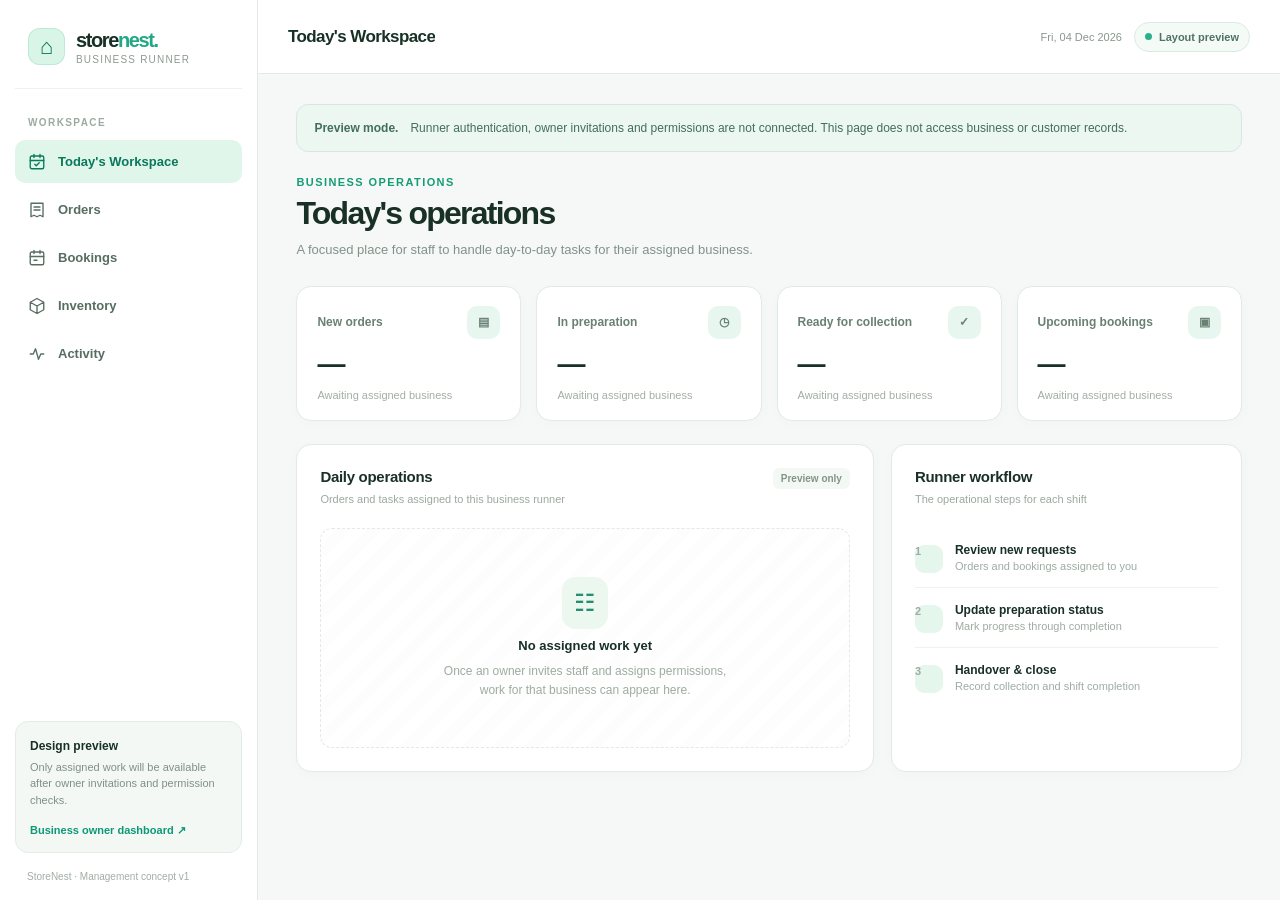
<file: business-runner.html>
<!doctype html><html lang="en"><head><meta charset="UTF-8"><meta name="viewport" content="width=device-width, initial-scale=1"><meta name="theme-color" content="#f5f8f6"><meta name="robots" content="noindex,nofollow,noarchive"><link rel="icon" type="image/png" href="/icons/icon-192.png"><link rel="stylesheet" href="/console.css"><title>Business Runner Preview — StoreNest</title></head>
<body data-default-page="today"><div class="workspace-app"><div class="nav-backdrop" id="navBackdrop"></div><aside class="sidebar" id="sidebar" aria-label="Workspace navigation"><div class="brand"><span class="brand-mark">⌂</span><div><strong>store<span>nest.</span></strong><small>Business Runner</small></div></div><span class="nav-label">WORKSPACE</span><nav class="nav"><button type="button" data-page="today" class="active"><svg viewBox="0 0 24 24" aria-hidden="true"><rect x="3" y="4" width="18" height="17" rx="2"/><path d="M8 2v4m8-4v4M3 10h18"/><path d="m9 15 2 2 4-4"/></svg>Today's Workspace</button><button type="button" data-page="orders" class=""><svg viewBox="0 0 24 24" aria-hidden="true"><path d="M4 3h16v18l-4-2-4 2-4-2-4 2zM8 8h8M8 12h8"/></svg>Orders</button><button type="button" data-page="bookings" class=""><svg viewBox="0 0 24 24" aria-hidden="true"><rect x="3" y="4" width="18" height="17" rx="2"/><path d="M8 2v4m8-4v4M3 10h18M8 15h4"/></svg>Bookings</button><button type="button" data-page="inventory" class=""><svg viewBox="0 0 24 24" aria-hidden="true"><path d="m12 2 9 5v10l-9 5-9-5V7zM3 7l9 5 9-5m-9 5v10"/></svg>Inventory</button><button type="button" data-page="activity" class=""><svg viewBox="0 0 24 24" aria-hidden="true"><path d="M3 12h4l3-7 4 14 3-7h4"/></svg>Activity</button></nav><div class="side-bottom"><div class="side-help"><strong>Design preview</strong><p>Only assigned work will be available after owner invitations and permission checks.</p><a href="/business-owner.html">Business owner dashboard ↗</a></div><div class="side-footer">StoreNest · Management concept v1</div></div></aside>
<div class="main"><header class="topbar"><div class="heading-row"><button class="menu-btn" id="menuButton" aria-label="Open navigation" aria-expanded="false">☰</button><h1 class="top-title" id="topTitle">Today's Workspace</h1></div><div class="top-meta"><span class="top-date" id="localDate"></span><span class="preview-pill"><span class="preview-dot"></span> Layout preview</span></div></header><main class="content" id="content"><div class="content-inner"><div class="demo-note"><strong>Preview mode.</strong> Runner authentication, owner invitations and permissions are not connected. This page does not access business or customer records.</div><section data-view="today" ><div class="page-head"><div><div class="kicker">Business operations</div><h1>Today's operations</h1><p>A focused place for staff to handle day-to-day tasks for their assigned business.</p></div></div><div class="metrics"><article class="metric"><div class="metric-top"><span>New orders</span><span class="metric-icon">▤</span></div><strong>—</strong><small>Awaiting assigned business</small></article><article class="metric"><div class="metric-top"><span>In preparation</span><span class="metric-icon">◷</span></div><strong>—</strong><small>Awaiting assigned business</small></article><article class="metric"><div class="metric-top"><span>Ready for collection</span><span class="metric-icon">✓</span></div><strong>—</strong><small>Awaiting assigned business</small></article><article class="metric"><div class="metric-top"><span>Upcoming bookings</span><span class="metric-icon">▣</span></div><strong>—</strong><small>Awaiting assigned business</small></article></div><div class="columns"><section class="panel"><div class="panel-head"><div><h2>Daily operations</h2><p>Orders and tasks assigned to this business runner</p></div><span class="panel-tag">Preview only</span></div><div class="empty"><span class="empty-illustration">☷</span><strong>No assigned work yet</strong><p>Once an owner invites staff and assigns permissions, work for that business can appear here.</p></div></section><section class="panel"><div class="panel-head"><div><h2>Runner workflow</h2><p>The operational steps for each shift</p></div></div><div class="steps"><div class="step"><span class="step-number">1</span><div><strong>Review new requests</strong><span>Orders and bookings assigned to you</span></div></div><div class="step"><span class="step-number">2</span><div><strong>Update preparation status</strong><span>Mark progress through completion</span></div></div><div class="step"><span class="step-number">3</span><div><strong>Handover & close</strong><span>Record collection and shift completion</span></div></div></div></section></div></section><section data-view="orders" hidden><div class="page-head"><div><div class="kicker">Business operations</div><h1>Orders</h1><p>Incoming and active orders will show here when a business owner assigns this runner.</p></div></div><section class="panel"><div class="panel-head"><div><h2>Order queue</h2><p>Incoming and active orders will show here when a business owner assigns this runner.</p></div><span class="panel-tag">Not connected</span></div><div class="table-wrapper"><table class="data-table"><thead><tr><th>Order</th><th>Item</th><th>Customer</th><th>Status</th></tr></thead><tbody><tr><td colspan="4" class="center">No live data is connected to this preview.</td></tr></tbody></table></div></section></section><section data-view="bookings" hidden><div class="page-head"><div><div class="kicker">Business operations</div><h1>Bookings</h1><p>Confirmed appointments and event bookings assigned to this runner.</p></div></div><section class="panel"><div class="panel-head"><div><h2>Booking schedule</h2><p>Confirmed appointments and event bookings assigned to this runner.</p></div><span class="panel-tag">Not connected</span></div><div class="table-wrapper"><table class="data-table"><thead><tr><th>Booking</th><th>Service</th><th>Scheduled</th><th>Status</th></tr></thead><tbody><tr><td colspan="4" class="center">No live data is connected to this preview.</td></tr></tbody></table></div></section></section><section data-view="inventory" hidden><div class="page-head"><div><div class="kicker">Business operations</div><h1>Inventory</h1><p>Manage availability only when the owner grants this permission.</p></div></div><section class="panel"><div class="panel-head"><div><h2>Product availability</h2><p>Manage availability only when the owner grants this permission.</p></div><span class="panel-tag">Not connected</span></div><div class="table-wrapper"><table class="data-table"><thead><tr><th>Item</th><th>Category</th><th>Availability</th><th>Action</th></tr></thead><tbody><tr><td colspan="4" class="center">No live data is connected to this preview.</td></tr></tbody></table></div></section></section><section data-view="activity" hidden><div class="page-head"><div><div class="kicker">Business operations</div><h1>Activity</h1><p>A timeline of confirmed updates made by this runner.</p></div></div><section class="panel"><div class="panel-head"><div><h2>Shift activity</h2><p>A timeline of confirmed updates made by this runner.</p></div><span class="panel-tag">Not connected</span></div><div class="table-wrapper"><table class="data-table"><thead><tr><th>Time</th><th>Action</th><th>Order</th><th>Status</th></tr></thead><tbody><tr><td colspan="4" class="center">No live data is connected to this preview.</td></tr></tbody></table></div></section></section></div></main></div></div><script src="/console.js" defer></script></body></html>
</file>
<file: console.css>
:root{color-scheme:light;font-family:Inter,-apple-system,BlinkMacSystemFont,"Segoe UI",sans-serif;--bg:#f5f8f6;--white:#fff;--ink:#183026;--muted:#73847c;--border:#e1eae3;--mint:#20ac8a;--mint-soft:#dcf5e9;--nav:#f2f7f3}
*{box-sizing:border-box}html,body{height:100%;margin:0;background:var(--bg);color:var(--ink)}
button,a{font:inherit}button{cursor:pointer}a{text-decoration:none;color:inherit}button:focus-visible,a:focus-visible{outline:2px solid var(--mint);outline-offset:3px}[hidden]{display:none!important}
.workspace-app{display:flex;width:100%;height:100dvh;min-height:460px;overflow:hidden}
.sidebar{background:#fff;width:258px;flex:0 0 258px;display:flex;flex-direction:column;border-right:1px solid var(--border);padding:26px 15px 18px;overflow-y:auto;z-index:30}
.brand{display:flex;align-items:center;gap:11px;padding:2px 13px 23px;border-bottom:1px solid #eef2ee}
.brand-mark{width:37px;height:37px;border-radius:12px;background:#d9f5e8;color:#087458;display:grid;place-items:center;font-size:22px;font-weight:900;box-shadow:inset 0 0 0 1px #bee9d9}
.brand strong{font-size:20px;letter-spacing:-.07em;font-weight:850}.brand strong span{color:#23a886}
.brand small{display:block;font-size:10px;letter-spacing:.12em;color:#8b9a90;text-transform:uppercase;margin-top:2px}
.nav-label{font-size:10px;color:#9aaba0;font-weight:800;letter-spacing:.14em;margin:28px 13px 12px}
.nav{display:flex;flex-direction:column;gap:5px}
.nav button{width:100%;min-height:43px;display:flex;align-items:center;gap:12px;text-align:left;background:transparent;border:0;border-radius:10px;padding:10px 13px;color:#576d61;font-size:13px;font-weight:650}
.nav button:hover{background:#eff7f2;color:#1f4435}.nav button.active{background:#e0f6ea;color:#08795c}
.nav svg{width:18px;height:18px;stroke:currentColor;fill:none;stroke-width:1.8;stroke-linecap:round;stroke-linejoin:round;flex:0 0 18px}
.nav b{font-size:10px;margin-left:auto;padding:3px 6px;border-radius:7px;background:#e9efeb;color:#6a7b70}
.side-bottom{margin-top:auto;padding-top:22px}.side-help{background:#f4f8f5;border:1px solid #e3ede5;border-radius:13px;padding:14px}.side-help strong{font-size:12px}.side-help p{font-size:11px;line-height:1.5;color:#819085;margin:5px 0 12px}.side-help a{display:inline-flex;color:#0c9875;font-size:11px;font-weight:750}
.side-footer{margin:18px 12px 0;color:#a1ada5;font-size:10px}
.main{display:flex;min-width:0;flex:1;flex-direction:column;overflow:hidden}
.topbar{height:74px;min-height:74px;background:#fff;border-bottom:1px solid var(--border);display:flex;align-items:center;justify-content:space-between;gap:15px;padding:0 30px}
.heading-row{display:flex;align-items:center;gap:13px;min-width:0}.menu-btn{display:none;background:#f1f6f3;border:1px solid var(--border);height:39px;width:39px;border-radius:10px;font-size:21px}
.top-title{margin:0;font-size:17px;font-weight:800;letter-spacing:-.035em;white-space:nowrap;overflow:hidden;text-overflow:ellipsis}
.top-meta{display:flex;align-items:center;gap:12px}.top-date{color:#89978e;font-size:11px;white-space:nowrap}.preview-pill{display:inline-flex;align-items:center;gap:7px;border:1px solid #dceae1;padding:8px 10px;border-radius:40px;color:#517165;background:#f4fbf7;font-size:11px;font-weight:700;white-space:nowrap}.preview-dot{width:7px;height:7px;border-radius:50%;background:#28b18a}
.content{overflow-y:auto;overscroll-behavior:contain;padding:30px clamp(20px,3vw,46px) 45px;flex:1}
.content-inner{max-width:1280px;margin:0 auto}
.kicker{font-size:11px;color:#159c76;letter-spacing:.13em;font-weight:900;text-transform:uppercase;margin:0 0 7px}
.page-head{display:flex;justify-content:space-between;align-items:flex-end;gap:12px;margin-bottom:25px}.page-head h1{font-size:clamp(25px,2.5vw,35px);letter-spacing:-.055em;margin:0 0 8px;font-weight:820}.page-head p{font-size:13px;line-height:1.6;color:#82928a;margin:0;max-width:670px}
.demo-note{display:flex;align-items:flex-start;gap:12px;background:#edf7f1;border:1px solid #d4eadd;padding:14px 17px;border-radius:12px;margin-bottom:24px;color:#426e5c;font-size:12px;line-height:1.5}.demo-note strong{font-weight:800}
.metrics{display:grid;grid-template-columns:repeat(4,minmax(0,1fr));gap:15px;margin-bottom:23px}
.metric{background:#fff;border:1px solid var(--border);border-radius:15px;min-height:131px;padding:19px 20px;display:flex;flex-direction:column;gap:11px;box-shadow:0 3px 15px #203e2d05}
.metric-top{display:flex;align-items:center;justify-content:space-between;gap:10px}.metric-top span{font-size:12px;color:#6a8073;font-weight:650}.metric-icon{height:33px;width:33px;display:grid;place-items:center;border-radius:10px;background:#e7f7ef;color:#158e70;font-size:17px}
.metric strong{font-size:28px;line-height:1;letter-spacing:-.055em}.metric small{font-size:11px;color:#a1afa5}
.columns{display:grid;grid-template-columns:minmax(0,1.4fr) minmax(280px,.85fr);gap:17px}.panel{background:#fff;border:1px solid var(--border);border-radius:15px;padding:23px;min-width:0;box-shadow:0 3px 15px #203e2d05}
.panel-head{display:flex;align-items:start;justify-content:space-between;gap:10px;margin-bottom:21px}.panel h2{font-size:15px;margin:0;font-weight:800;letter-spacing:-.02em}.panel-head p{font-size:11px;line-height:1.5;color:#9aa99f;margin:6px 0 0}.panel-tag{font-size:10px;border-radius:6px;background:#f4f8f5;color:#839388;padding:5px 8px;font-weight:700}
.empty{min-height:220px;display:flex;flex-direction:column;align-items:center;justify-content:center;text-align:center;gap:9px;background:repeating-linear-gradient(135deg,#fff,#fff 11px,#fcfdfc 11px,#fcfdfc 22px);border:1px dashed #e2eae4;border-radius:12px;padding:25px}.empty-illustration{font-size:24px;background:#ebf7ef;color:#248f71;border-radius:14px;padding:12px}.empty strong{font-size:13px}.empty p{font-size:12px;line-height:1.6;color:#9eaca1;max-width:300px;margin:0}
.steps{display:flex;flex-direction:column;gap:0}.step{display:flex;gap:12px;align-items:center;padding:14px 0;border-bottom:1px solid #eef3ef}.step:last-child{border-bottom:0}.step-number{flex:0 0 28px;width:28px;height:28px;display:grid;place-items:center;background:#e5f6ec;border-radius:9px;color:#178e6d;font-size:12px;font-weight:800}.step strong{display:block;font-size:12px}.step span{display:block;font-size:11px;color:#9eaca3;margin-top:3px}
.tiles{display:grid;grid-template-columns:repeat(3,minmax(0,1fr));gap:14px}.tile{min-height:140px;background:#fff;border:1px solid var(--border);border-radius:15px;display:flex;flex-direction:column;align-items:flex-start;gap:16px;padding:21px;text-align:left;color:#254837}
.tile:hover{border-color:#9adabe;background:#f6fbf8}.tile .tile-icon{font-size:23px;background:#e4f5eb;border-radius:10px;padding:8px 11px}.tile strong{font-size:13px}.tile small{display:block;font-size:11px;color:#90a198;margin-top:5px;line-height:1.5}
.data-table{width:100%;border-collapse:collapse;text-align:left}.data-table th{font-size:11px;color:#8c9d93;background:#f7f9f7;padding:14px 13px;font-weight:800}.data-table td{font-size:12px;color:#819288;border-bottom:1px solid #edf2ee;padding:17px 13px}.data-table td.center{text-align:center;padding:44px 10px;color:#a4b2a7}.table-wrapper{overflow-x:auto}
.nav-backdrop{display:none}
@media(max-width:1100px){.metrics{grid-template-columns:repeat(2,minmax(0,1fr))}.columns{grid-template-columns:1fr}.tiles{grid-template-columns:repeat(2,minmax(0,1fr))}}
@media(max-width:780px){.sidebar{position:fixed;inset:0 auto 0 0;height:100dvh;width:260px;transform:translateX(-102%);transition:transform .2s ease;box-shadow:14px 0 50px #17261b17}.sidebar.open{transform:translateX(0)}.nav-backdrop.visible{position:fixed;inset:0;background:#0b231875;z-index:25;display:block}.menu-btn{display:grid;place-items:center}.topbar{height:64px;min-height:64px;padding:0 18px}.content{padding:23px 18px 40px}.top-date{display:none}.preview-pill{font-size:10px}.page-head{margin-bottom:21px}}
@media(max-width:500px){.metrics{gap:9px}.metric{min-height:116px;padding:15px 13px}.metric-top span{font-size:11px}.metric strong{font-size:25px}.tiles{grid-template-columns:1fr}.panel{padding:17px}.content{padding:20px 13px 35px}.page-head h1{font-size:27px}.top-title{font-size:15px}}
@media(prefers-reduced-motion:reduce){.sidebar{transition:none}}

/* Keep mobile text fields at 16px so Safari does not zoom on focus. */
@media screen and (max-width: 768px) {
  input:not([type="checkbox"]):not([type="radio"]):not([type="range"]):not([type="button"]):not([type="submit"]):not([type="reset"]):not([type="file"]):not([type="hidden"]),
  select,
  textarea {
    font-size: 16px !important;
  }
}
</file>
